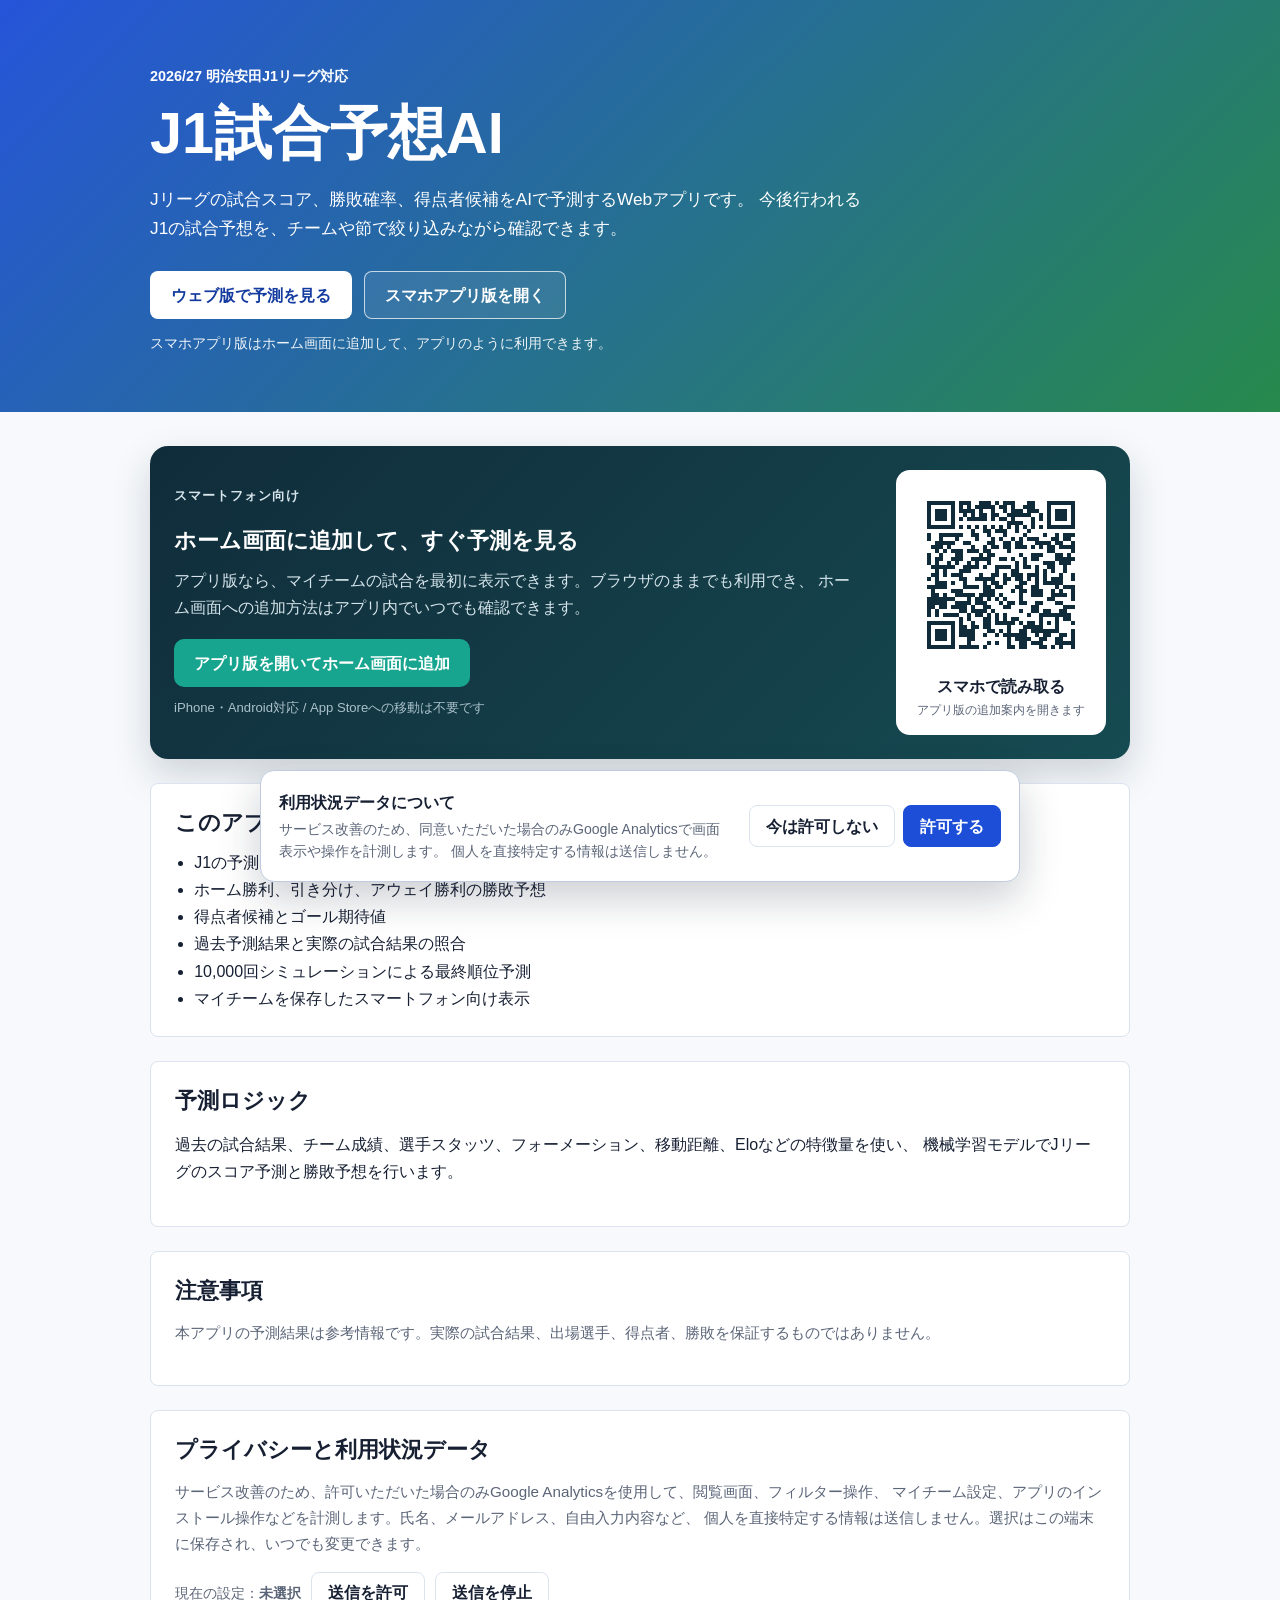
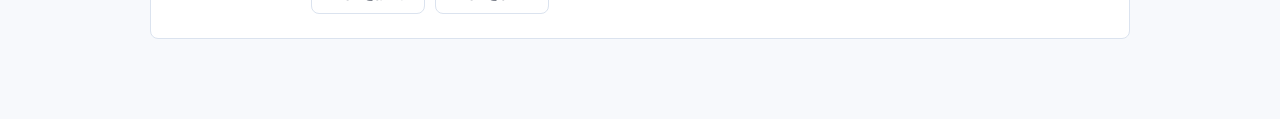
<file: docs/index.html>
<!doctype html>
<html lang="ja">
  <head>
    <meta charset="utf-8">
    <meta name="viewport" content="width=device-width, initial-scale=1">
    <title>J1試合予想AI｜Jリーグスコア予測・勝敗予想・得点者候補</title>
    <meta
      name="description"
      content="J1試合予想AIは、2026/27シーズンの試合スコア、勝敗確率、得点者候補、最終順位をAIで予測するWebアプリです。スマートフォンのホーム画面にも追加できます。"
    >
    <meta name="keywords" content="J1 試合予想,Jリーグ スコア予測,J1 勝敗予想,得点者候補,Jリーグ AI予測">
    <meta property="og:type" content="website">
    <meta property="og:title" content="J1試合予想AI｜Jリーグスコア予測・勝敗予想・得点者候補">
    <meta
      property="og:description"
      content="Jリーグの試合スコア、勝敗確率、得点者候補をAIで予測するWebアプリです。"
    >
    <meta property="og:site_name" content="J1試合予想AI">
    <meta name="twitter:card" content="summary">
    <link rel="canonical" href="https://akiokuyama.github.io/J1League_score_prediction_site/">
    <script src="./analytics.js"></script>
    <style>
      :root {
        color-scheme: light;
        --bg: #f7f9fc;
        --surface: #ffffff;
        --text: #172033;
        --muted: #5b6578;
        --line: #dbe3ef;
        --blue: #1d4ed8;
        --blue-dark: #123a9f;
        --green: #15803d;
      }

      * {
        box-sizing: border-box;
      }

      body {
        margin: 0;
        font-family: -apple-system, BlinkMacSystemFont, "Hiragino Sans", "Yu Gothic", "Noto Sans JP", "Segoe UI", sans-serif;
        background: var(--bg);
        color: var(--text);
        line-height: 1.7;
      }

      .hero {
        background: linear-gradient(135deg, rgba(29, 78, 216, 0.96), rgba(21, 128, 61, 0.92));
        color: #fff;
      }

      .hero-inner,
      main {
        width: min(980px, calc(100% - 32px));
        margin: 0 auto;
      }

      .hero-inner {
        padding: 64px 0 56px;
      }

      .eyebrow {
        margin: 0 0 12px;
        font-size: 0.9rem;
        font-weight: 700;
      }

      h1 {
        margin: 0;
        font-size: clamp(2rem, 5vw, 3.6rem);
        line-height: 1.15;
        letter-spacing: 0;
      }

      .lead {
        max-width: 720px;
        margin: 18px 0 28px;
        font-size: 1.08rem;
      }

      .cta {
        display: inline-flex;
        align-items: center;
        justify-content: center;
        min-height: 48px;
        padding: 0 20px;
        border: 1px solid transparent;
        border-radius: 8px;
        background: #fff;
        color: var(--blue-dark);
        font-weight: 800;
        text-decoration: none;
      }

      .hero-actions {
        display: flex;
        flex-wrap: wrap;
        gap: 12px;
      }

      .cta-app {
        border-color: rgba(255, 255, 255, 0.72);
        background: rgba(255, 255, 255, 0.08);
        color: #fff;
      }

      main {
        padding: 34px 0 56px;
      }

      section {
        margin: 0 0 24px;
        padding: 24px;
        border: 1px solid var(--line);
        border-radius: 8px;
        background: var(--surface);
      }

      h2 {
        margin: 0 0 12px;
        font-size: 1.35rem;
        line-height: 1.35;
      }

      ul {
        margin: 0;
        padding-left: 1.2rem;
      }

      .notice {
        color: var(--muted);
        font-size: 0.95rem;
      }

      .install-card {
        display: grid;
        grid-template-columns: minmax(0, 1fr) 210px;
        gap: 30px;
        align-items: center;
        border: 0;
        border-radius: 18px;
        background: linear-gradient(135deg, #102c3a, #164b52);
        color: #fff;
        box-shadow: 0 16px 38px rgba(16, 44, 58, 0.18);
      }

      .install-kicker {
        margin: 0 0 8px;
        color: #68e0cf;
        font-size: 0.82rem;
        font-weight: 800;
        letter-spacing: 0.08em;
      }

      .install-copy p {
        margin: 0 0 18px;
        color: #d6e5eb;
      }

      .install-cta {
        display: inline-flex;
        align-items: center;
        justify-content: center;
        min-height: 48px;
        padding: 0 20px;
        border-radius: 10px;
        background: #18a58f;
        color: #fff;
        font-weight: 800;
        text-decoration: none;
      }

      .install-note {
        display: block;
        margin-top: 10px;
        color: #abc2cc;
        font-size: 0.82rem;
      }

      .qr-panel {
        padding: 15px;
        border-radius: 14px;
        background: #fff;
        color: var(--text);
        text-align: center;
      }

      .qr-panel img {
        display: block;
        width: 100%;
        aspect-ratio: 1;
        margin-bottom: 8px;
      }

      .qr-panel strong,
      .qr-panel span {
        display: block;
      }

      .qr-panel span {
        margin-top: 2px;
        color: var(--muted);
        font-size: 0.76rem;
        line-height: 1.45;
      }

      .app-url-placeholder {
        margin: 12px 0 0;
        word-break: break-all;
        color: rgba(255, 255, 255, 0.92);
        font-size: 0.9rem;
      }

      .privacy-controls {
        display: flex;
        flex-wrap: wrap;
        gap: 10px;
        align-items: center;
        margin-top: 14px;
      }

      .privacy-status {
        color: var(--muted);
        font-size: 0.9rem;
      }

      .privacy-button,
      .analytics-consent-button {
        min-height: 42px;
        padding: 0 16px;
        border: 1px solid var(--line);
        border-radius: 8px;
        background: #fff;
        color: var(--text);
        cursor: pointer;
        font: inherit;
        font-weight: 750;
      }

      .privacy-button[aria-pressed="true"] {
        border-color: var(--blue);
        background: #e9efff;
        color: var(--blue-dark);
      }

      .analytics-consent-banner {
        position: fixed;
        z-index: 1000;
        right: 18px;
        bottom: 18px;
        left: 18px;
        display: flex;
        width: min(760px, calc(100% - 36px));
        margin: 0 auto;
        padding: 18px;
        align-items: center;
        justify-content: space-between;
        gap: 18px;
        border: 1px solid #bfcbe0;
        border-radius: 14px;
        background: #fff;
        box-shadow: 0 16px 42px rgba(23, 32, 51, 0.22);
        color: var(--text);
      }

      .analytics-consent-banner[hidden] {
        display: none;
      }

      .analytics-consent-copy strong {
        display: block;
        margin-bottom: 3px;
      }

      .analytics-consent-copy p {
        margin: 0;
        color: var(--muted);
        font-size: 0.88rem;
        line-height: 1.55;
      }

      .analytics-consent-actions {
        display: flex;
        flex: 0 0 auto;
        gap: 8px;
      }

      .analytics-consent-allow {
        border-color: var(--blue);
        background: var(--blue);
        color: #fff;
      }

      @media (max-width: 719px) {
        .hero-inner {
          padding: 46px 0 42px;
        }

        .install-card {
          grid-template-columns: 1fr;
          padding: 24px;
        }

        .install-cta {
          width: 100%;
          text-align: center;
        }

        .hero-actions,
        .cta {
          width: 100%;
        }

        .qr-panel {
          display: none;
        }

        .analytics-consent-banner {
          display: block;
          right: 10px;
          bottom: 10px;
          left: 10px;
          width: auto;
          padding: 16px;
        }

        .analytics-consent-actions {
          display: grid;
          grid-template-columns: 1fr 1fr;
          margin-top: 14px;
        }
      }
    </style>
  </head>
  <body>
    <header class="hero">
      <div class="hero-inner">
        <p class="eyebrow">2026/27 明治安田J1リーグ対応</p>
        <h1>J1試合予想AI</h1>
        <p class="lead">
          Jリーグの試合スコア、勝敗確率、得点者候補をAIで予測するWebアプリです。
          今後行われるJ1の試合予想を、チームや節で絞り込みながら確認できます。
        </p>
        <div class="hero-actions">
          <a
            class="cta"
            href="https://j1league-score-prediction.streamlit.app/"
            data-analytics-event="select_app_surface"
            data-analytics-param-target="streamlit"
            data-analytics-param-position="hero"
          >ウェブ版で予測を見る</a>
          <a
            class="cta cta-app"
            href="./app/"
            data-analytics-event="select_app_surface"
            data-analytics-param-target="pwa"
            data-analytics-param-position="hero"
          >スマホアプリ版を開く</a>
        </div>
        <p class="app-url-placeholder">
          スマホアプリ版はホーム画面に追加して、アプリのように利用できます。
        </p>
      </div>
    </header>

    <main>
      <section class="install-card" aria-labelledby="install-heading">
        <div class="install-copy">
          <p class="install-kicker">スマートフォン向け</p>
          <h2 id="install-heading">ホーム画面に追加して、すぐ予測を見る</h2>
          <p>
            アプリ版なら、マイチームの試合を最初に表示できます。ブラウザのままでも利用でき、
            ホーム画面への追加方法はアプリ内でいつでも確認できます。
          </p>
          <a
            class="install-cta"
            href="./app/?install=1"
            data-analytics-event="select_app_surface"
            data-analytics-param-target="pwa_install"
            data-analytics-param-position="install_card"
          >アプリ版を開いてホーム画面に追加</a>
          <span class="install-note">iPhone・Android対応 / App Storeへの移動は不要です</span>
        </div>
        <div class="qr-panel">
          <img src="./app-install-qr.svg" alt="J1試合予想AIのアプリ版を開くQRコード" width="180" height="180">
          <strong>スマホで読み取る</strong>
          <span>アプリ版の追加案内を開きます</span>
        </div>
      </section>

      <section>
        <h2>このアプリで確認できること</h2>
        <ul>
          <li>J1の予測スコアとスコア候補Top5</li>
          <li>ホーム勝利、引き分け、アウェイ勝利の勝敗予想</li>
          <li>得点者候補とゴール期待値</li>
          <li>過去予測結果と実際の試合結果の照合</li>
          <li>10,000回シミュレーションによる最終順位予測</li>
          <li>マイチームを保存したスマートフォン向け表示</li>
        </ul>
      </section>

      <section>
        <h2>予測ロジック</h2>
        <p>
          過去の試合結果、チーム成績、選手スタッツ、フォーメーション、移動距離、Eloなどの特徴量を使い、
          機械学習モデルでJリーグのスコア予測と勝敗予想を行います。
        </p>
      </section>

      <section>
        <h2>注意事項</h2>
        <p class="notice">
          本アプリの予測結果は参考情報です。実際の試合結果、出場選手、得点者、勝敗を保証するものではありません。
        </p>
      </section>

      <section id="privacy">
        <h2>プライバシーと利用状況データ</h2>
        <p class="notice">
          サービス改善のため、許可いただいた場合のみGoogle Analyticsを使用して、閲覧画面、フィルター操作、
          マイチーム設定、アプリのインストール操作などを計測します。氏名、メールアドレス、自由入力内容など、
          個人を直接特定する情報は送信しません。選択はこの端末に保存され、いつでも変更できます。
        </p>
        <div class="privacy-controls" aria-label="利用状況データの送信設定">
          <span class="privacy-status">
            現在の設定：<strong data-analytics-consent-status>未選択</strong>
          </span>
          <button class="privacy-button" type="button" data-analytics-consent="granted">送信を許可</button>
          <button class="privacy-button" type="button" data-analytics-consent="denied">送信を停止</button>
        </div>
      </section>
    </main>
  </body>
</html>
</file>
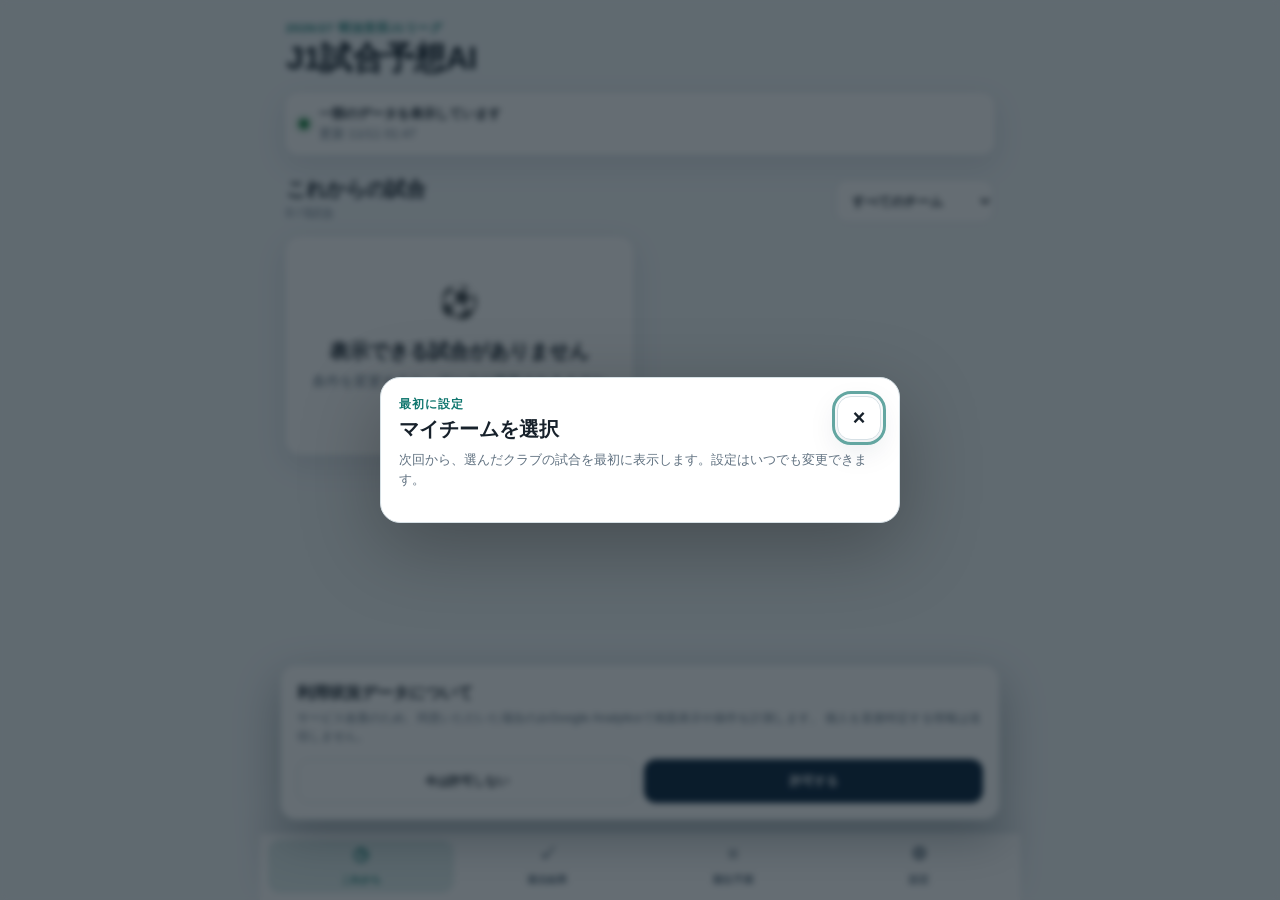
<file: docs/app/index.html>
<!doctype html>
<html lang="ja">
  <head>
    <meta charset="utf-8">
    <meta name="viewport" content="width=device-width, initial-scale=1, viewport-fit=cover">
    <meta name="theme-color" content="#102a43">
    <meta name="color-scheme" content="light dark">
    <meta name="description" content="2026/27シーズンのJ1試合予測・勝敗確率・最終順位予測を確認できるPWAです。">
    <meta name="apple-mobile-web-app-capable" content="yes">
    <meta name="apple-mobile-web-app-status-bar-style" content="black-translucent">
    <meta name="apple-mobile-web-app-title" content="J1予測AI">
    <title>J1試合予想AI</title>
    <link rel="manifest" href="./manifest.webmanifest">
    <link rel="apple-touch-icon" href="./icons/icon-192.png">
    <link rel="icon" href="./icons/icon-192.png">
    <script src="../analytics.js"></script>
    <script>
      (() => {
        try {
          const theme = localStorage.getItem("j1_prediction_theme_v1");
          if (theme === "light" || theme === "dark") {
            document.documentElement.dataset.theme = theme;
          }
        } catch {
          // 保存領域を利用できない場合は端末設定に合わせます。
        }
      })();
    </script>
    <link rel="stylesheet" href="./styles.css?v=6">
  </head>
  <body>
    <div class="app-shell">
      <header class="topbar">
        <div>
          <p class="eyebrow">2026/27 明治安田J1リーグ</p>
          <h1>J1試合予想AI</h1>
        </div>
        <button id="install-button" class="icon-button install-button" type="button" hidden aria-label="アプリをインストール">
          <span aria-hidden="true">↓</span>
        </button>
      </header>

      <div id="connection-banner" class="connection-banner" hidden>
        オフラインです。最後に取得したデータを表示しています。
      </div>

      <section id="status-card" class="status-card" aria-live="polite">
        <div class="status-dot"></div>
        <div>
          <strong id="status-title">予測データを読み込んでいます</strong>
          <span id="status-detail">しばらくお待ちください</span>
        </div>
      </section>

      <section id="my-team-banner" class="my-team-banner" hidden>
        <div id="my-team-identity" class="team-identity"></div>
        <button id="change-team-button" class="text-button" type="button">変更</button>
      </section>

      <main id="app-content" tabindex="-1">
        <section class="loading-panel">
          <div class="loading-mark">⚽</div>
          <h2>予測データを準備中</h2>
          <p>最新の試合予測と順位予測を読み込んでいます。</p>
        </section>
      </main>

      <nav class="bottom-nav" aria-label="メインメニュー">
        <button class="nav-item is-active" type="button" data-view="upcoming">
          <span class="nav-icon" aria-hidden="true">◷</span>
          <span>これから</span>
        </button>
        <button class="nav-item" type="button" data-view="past">
          <span class="nav-icon" aria-hidden="true">✓</span>
          <span>過去結果</span>
        </button>
        <button class="nav-item" type="button" data-view="standings">
          <span class="nav-icon" aria-hidden="true">≡</span>
          <span>順位予測</span>
        </button>
        <button class="nav-item" type="button" data-view="settings">
          <span class="nav-icon" aria-hidden="true">⚙</span>
          <span>設定</span>
        </button>
      </nav>
    </div>

    <dialog id="team-dialog" class="app-dialog">
      <form method="dialog">
        <div class="dialog-heading">
          <div>
            <p class="eyebrow">最初に設定</p>
            <h2>マイチームを選択</h2>
          </div>
          <button class="icon-button" type="submit" value="cancel" aria-label="閉じる">×</button>
        </div>
        <p class="dialog-copy">次回から、選んだクラブの試合を最初に表示します。設定はいつでも変更できます。</p>
        <div id="team-options" class="team-options"></div>
      </form>
    </dialog>

    <dialog id="match-dialog" class="app-dialog match-dialog">
      <div id="match-detail"></div>
      <form method="dialog">
        <button class="secondary-button full-width" type="submit">一覧に戻る</button>
      </form>
    </dialog>

    <dialog id="install-dialog" class="app-dialog install-dialog">
      <form method="dialog">
        <div class="dialog-heading">
          <div>
            <p class="eyebrow">アプリとして利用</p>
            <h2>ホーム画面に追加</h2>
          </div>
          <button class="icon-button" type="submit" value="cancel" aria-label="閉じる">×</button>
        </div>
        <div id="install-instructions"></div>
        <button id="install-dialog-action" class="primary-button full-width" type="button" hidden>
          ホーム画面に追加
        </button>
        <button class="secondary-button full-width" type="submit">閉じる</button>
      </form>
    </dialog>

    <template id="empty-state-template">
      <section class="empty-state">
        <div class="empty-icon">⚽</div>
        <h2>表示できる試合がありません</h2>
        <p>条件を変更するか、データが更新されるまでお待ちください。</p>
      </section>
    </template>

    <script type="module" src="./app.js?v=9"></script>
  </body>
</html>
</file>
<file: docs/app/styles.css>
:root {
  color-scheme: light;
  --navy: #102a43;
  --navy-soft: #243b53;
  --teal: #0f766e;
  --green: #15803d;
  --amber: #d97706;
  --red: #c2413b;
  --bg: #f2f6f8;
  --surface: #ffffff;
  --surface-alt: #eaf0f3;
  --text: #17212b;
  --muted: #607180;
  --line: #d6e0e5;
  --shadow: 0 10px 30px rgba(16, 42, 67, 0.1);
  --safe-bottom: env(safe-area-inset-bottom, 0px);
  font-family: -apple-system, BlinkMacSystemFont, "Hiragino Sans", "Yu Gothic", "Noto Sans JP", "Segoe UI", sans-serif;
}

@media (prefers-color-scheme: dark) {
  :root:not([data-theme]) {
    --bg: #0c1720;
    --surface: #142633;
    --surface-alt: #1c3341;
    --text: #f4f8fa;
    --muted: #a7bac5;
    --line: #31505f;
    --shadow: 0 10px 30px rgba(0, 0, 0, 0.24);
    color-scheme: dark;
  }
}

:root[data-theme="dark"] {
  --bg: #0c1720;
  --surface: #142633;
  --surface-alt: #1c3341;
  --text: #f4f8fa;
  --muted: #a7bac5;
  --line: #31505f;
  --shadow: 0 10px 30px rgba(0, 0, 0, 0.24);
  color-scheme: dark;
}

:root[data-theme="light"] {
  color-scheme: light;
}

* {
  box-sizing: border-box;
}

[hidden] {
  display: none !important;
}

html {
  background: var(--bg);
}

body {
  min-width: 320px;
  margin: 0;
  background: var(--bg);
  color: var(--text);
  line-height: 1.5;
  -webkit-font-smoothing: antialiased;
  -webkit-tap-highlight-color: transparent;
}

button,
select {
  font: inherit;
}

button {
  color: inherit;
}

button:focus-visible,
select:focus-visible,
[tabindex]:focus-visible {
  outline: 3px solid color-mix(in srgb, var(--teal) 65%, white);
  outline-offset: 2px;
}

.app-shell {
  width: min(760px, 100%);
  min-height: 100dvh;
  margin: 0 auto;
  padding: env(safe-area-inset-top, 0px) 16px calc(96px + var(--safe-bottom));
}

.topbar {
  display: flex;
  align-items: center;
  justify-content: space-between;
  gap: 16px;
  padding: 20px 2px 14px;
}

.eyebrow {
  margin: 0 0 3px;
  color: var(--teal);
  font-size: 0.72rem;
  font-weight: 850;
  letter-spacing: 0.08em;
  text-transform: uppercase;
}

h1,
h2,
h3,
p {
  margin-top: 0;
}

h1 {
  margin-bottom: 0;
  font-size: clamp(1.45rem, 7vw, 2rem);
  line-height: 1.15;
  letter-spacing: -0.02em;
}

h2 {
  margin-bottom: 8px;
  font-size: 1.25rem;
  line-height: 1.3;
}

h3 {
  margin-bottom: 5px;
  font-size: 1rem;
}

.icon-button {
  display: inline-grid;
  width: 44px;
  height: 44px;
  place-items: center;
  border: 1px solid var(--line);
  border-radius: 14px;
  background: var(--surface);
  box-shadow: var(--shadow);
  cursor: pointer;
  font-size: 1.35rem;
  font-weight: 850;
}

.install-button {
  color: white;
  border-color: transparent;
  background: var(--navy);
}

.connection-banner {
  margin-bottom: 10px;
  padding: 9px 12px;
  border-radius: 10px;
  background: color-mix(in srgb, var(--amber) 18%, var(--surface));
  color: var(--text);
  font-size: 0.78rem;
  font-weight: 750;
}

.status-card,
.my-team-banner {
  display: flex;
  align-items: center;
  gap: 10px;
  margin-bottom: 12px;
  padding: 12px 14px;
  border: 1px solid var(--line);
  border-radius: 14px;
  background: var(--surface);
  box-shadow: var(--shadow);
}

.status-card {
  font-size: 0.8rem;
}

.status-card > div:last-child {
  display: grid;
  gap: 1px;
}

.status-card span {
  color: var(--muted);
}

.status-dot {
  width: 10px;
  height: 10px;
  flex: 0 0 auto;
  border-radius: 50%;
  background: var(--amber);
  box-shadow: 0 0 0 5px color-mix(in srgb, var(--amber) 14%, transparent);
}

.status-card.is-ready .status-dot {
  background: var(--green);
  box-shadow: 0 0 0 5px color-mix(in srgb, var(--green) 14%, transparent);
}

.status-card.is-error .status-dot {
  background: var(--red);
  box-shadow: 0 0 0 5px color-mix(in srgb, var(--red) 14%, transparent);
}

.my-team-banner {
  justify-content: space-between;
  border-left: 5px solid var(--teal);
  background: color-mix(in srgb, var(--teal) 7%, var(--surface));
}

.team-identity {
  display: flex;
  align-items: center;
  gap: 10px;
  min-width: 0;
}

.team-identity-copy {
  min-width: 0;
}

.team-identity-label {
  display: block;
  color: var(--muted);
  font-size: 0.68rem;
  font-weight: 750;
}

.team-identity-name {
  display: block;
  overflow-wrap: anywhere;
  font-weight: 850;
}

.text-button {
  min-height: 42px;
  padding: 0 12px;
  border: 0;
  background: transparent;
  color: var(--teal);
  cursor: pointer;
  font-size: 0.82rem;
  font-weight: 850;
}

.view-heading {
  display: flex;
  align-items: flex-end;
  justify-content: space-between;
  gap: 12px;
  margin: 20px 2px 12px;
}

.view-heading p {
  margin-bottom: 0;
  color: var(--muted);
  font-size: 0.78rem;
}

.view-heading h2 {
  margin-bottom: 2px;
}

.filter-control {
  min-height: 44px;
  max-width: 48%;
  padding: 0 34px 0 12px;
  border: 1px solid var(--line);
  border-radius: 12px;
  background: var(--surface);
  color: var(--text);
  font-size: 0.8rem;
  font-weight: 750;
}

.filter-stack {
  display: grid;
  gap: 10px;
  margin: 0 2px 12px;
}

.filter-field {
  display: grid;
  gap: 5px;
}

.filter-field > span {
  color: var(--muted);
  font-size: 0.72rem;
  font-weight: 750;
}

.filter-field .filter-control {
  width: 100%;
  max-width: none;
}

.data-notice {
  margin-bottom: 12px;
  padding: 12px 14px;
  border: 1px solid color-mix(in srgb, var(--amber) 40%, var(--line));
  border-radius: 14px;
  background: color-mix(in srgb, var(--amber) 10%, var(--surface));
}

.data-notice strong {
  font-size: 0.8rem;
}

.data-notice p {
  margin: 3px 0 0;
  color: var(--muted);
  font-size: 0.76rem;
}

.match-list,
.standings-list {
  display: grid;
  gap: 11px;
}

.match-card,
.standings-card,
.panel,
.loading-panel,
.empty-state {
  border: 1px solid var(--line);
  border-radius: 16px;
  background: var(--surface);
  box-shadow: var(--shadow);
}

.match-card {
  width: 100%;
  padding: 15px;
  text-align: left;
  cursor: pointer;
}

.match-card:active {
  transform: scale(0.995);
}

.match-meta {
  display: flex;
  justify-content: space-between;
  gap: 10px;
  margin-bottom: 13px;
  color: var(--muted);
  font-size: 0.72rem;
  font-weight: 700;
}

.match-teams {
  display: grid;
  grid-template-columns: minmax(0, 1fr) 52px minmax(0, 1fr);
  align-items: center;
  gap: 8px;
}

.match-team {
  display: grid;
  justify-items: center;
  gap: 6px;
  min-width: 0;
  text-align: center;
}

.match-team-name {
  max-width: 100%;
  font-size: 0.8rem;
  font-weight: 850;
  line-height: 1.25;
  overflow-wrap: anywhere;
}

.score-block {
  text-align: center;
}

.score-value {
  display: block;
  font-variant-numeric: tabular-nums;
  font-size: 1.35rem;
  font-weight: 900;
  letter-spacing: -0.05em;
}

.score-label {
  display: block;
  color: var(--muted);
  font-size: 0.58rem;
  font-weight: 750;
}

.probability-row {
  display: grid;
  grid-template-columns: repeat(3, minmax(0, 1fr));
  gap: 6px;
  margin-top: 13px;
  padding-top: 11px;
  border-top: 1px solid var(--line);
}

.probability-item {
  display: grid;
  gap: 2px;
  text-align: center;
  font-size: 0.66rem;
  color: var(--muted);
}

.probability-item strong {
  color: var(--text);
  font-size: 0.86rem;
}

.result-badges {
  display: flex;
  flex-wrap: wrap;
  gap: 6px;
  margin-top: 12px;
}

.badge,
.context-chip {
  display: inline-flex;
  align-items: center;
  min-height: 28px;
  padding: 4px 9px;
  border-radius: 999px;
  background: var(--surface-alt);
  font-size: 0.68rem;
  font-weight: 800;
}

.badge.is-correct {
  background: color-mix(in srgb, var(--green) 16%, var(--surface));
  color: var(--green);
}

.badge.is-wrong {
  background: color-mix(in srgb, var(--red) 14%, var(--surface));
  color: var(--red);
}

.standings-card {
  padding: 14px;
}

.standings-card.is-top-three {
  border-color: color-mix(in srgb, var(--amber) 45%, var(--line));
  background: color-mix(in srgb, var(--amber) 6%, var(--surface));
}

.standings-card.is-my-team {
  border: 2px solid var(--teal);
  background: color-mix(in srgb, var(--teal) 10%, var(--surface));
}

.standings-main {
  display: grid;
  grid-template-columns: 54px minmax(0, 1fr) auto;
  align-items: center;
  gap: 9px;
}

.rank-block {
  text-align: center;
}

.rank-block span,
.points-block span {
  display: block;
  color: var(--muted);
  font-size: 0.6rem;
  font-weight: 750;
}

.rank-block strong {
  display: block;
  font-size: 1.55rem;
  line-height: 1;
}

.points-block {
  text-align: right;
}

.points-block strong {
  display: block;
  font-size: 1rem;
}

.standings-context {
  display: flex;
  flex-wrap: wrap;
  gap: 6px;
  margin-top: 11px;
  padding-top: 9px;
  border-top: 1px solid var(--line);
}

.standings-snapshot-filter {
  margin-bottom: 12px;
}

.loading-panel,
.empty-state {
  padding: 42px 22px;
  text-align: center;
}

.loading-panel p,
.empty-state p {
  margin-bottom: 0;
  color: var(--muted);
  font-size: 0.86rem;
}

.loading-mark,
.empty-icon {
  margin-bottom: 12px;
  font-size: 2rem;
}

.panel {
  padding: 18px;
}

.settings-section + .settings-section {
  margin-top: 14px;
  padding-top: 14px;
  border-top: 1px solid var(--line);
}

.settings-section p {
  margin-bottom: 12px;
  color: var(--muted);
  font-size: 0.82rem;
}

.theme-options {
  display: grid;
  grid-template-columns: repeat(3, minmax(0, 1fr));
  gap: 7px;
}

.theme-option {
  position: relative;
  cursor: pointer;
}

.theme-option input {
  position: absolute;
  width: 1px;
  height: 1px;
  opacity: 0;
  pointer-events: none;
}

.theme-option span {
  display: grid;
  min-height: 48px;
  place-items: center;
  padding: 8px 5px;
  border: 1px solid var(--line);
  border-radius: 12px;
  background: var(--surface);
  color: var(--muted);
  font-size: 0.78rem;
  font-weight: 800;
  text-align: center;
}

.theme-option input:checked + span {
  border-color: var(--teal);
  background: color-mix(in srgb, var(--teal) 13%, var(--surface));
  color: var(--text);
  box-shadow: inset 0 0 0 1px var(--teal);
}

.theme-option input:focus-visible + span {
  outline: 3px solid color-mix(in srgb, var(--teal) 65%, white);
  outline-offset: 2px;
}

.analytics-consent-banner {
  position: fixed;
  z-index: 100;
  right: 12px;
  bottom: calc(80px + var(--safe-bottom));
  left: 12px;
  display: grid;
  width: min(720px, calc(100% - 24px));
  margin: 0 auto;
  padding: 16px;
  gap: 13px;
  border: 1px solid var(--line);
  border-radius: 16px;
  background: var(--surface);
  box-shadow: 0 18px 46px rgba(8, 23, 32, 0.3);
  color: var(--text);
}

.analytics-consent-banner[hidden] {
  display: none;
}

.analytics-consent-copy strong {
  display: block;
  margin-bottom: 4px;
}

.analytics-consent-copy p {
  margin: 0;
  color: var(--muted);
  font-size: 0.78rem;
}

.analytics-consent-actions,
.analytics-setting-actions {
  display: grid;
  grid-template-columns: repeat(2, minmax(0, 1fr));
  gap: 8px;
}

.analytics-consent-button {
  min-height: 44px;
  padding: 0 12px;
  border: 1px solid var(--line);
  border-radius: 12px;
  background: var(--surface);
  color: var(--text);
  cursor: pointer;
  font: inherit;
  font-size: 0.78rem;
  font-weight: 850;
}

.analytics-consent-allow {
  border-color: transparent;
  background: var(--navy);
  color: white;
}

.analytics-setting-actions button[aria-pressed="true"] {
  border-color: var(--teal);
  background: color-mix(in srgb, var(--teal) 13%, var(--surface));
  box-shadow: inset 0 0 0 1px var(--teal);
}

.privacy-note {
  margin-top: 9px;
  color: var(--muted);
  font-size: 0.72rem;
}

.primary-button,
.secondary-button {
  display: inline-flex;
  min-height: 46px;
  align-items: center;
  justify-content: center;
  padding: 0 16px;
  border-radius: 12px;
  cursor: pointer;
  font-weight: 850;
}

.primary-button {
  border: 0;
  background: var(--navy);
  color: white;
}

.secondary-button {
  border: 1px solid var(--line);
  background: var(--surface);
  color: var(--text);
}

.danger-button {
  color: var(--red);
}

.full-width {
  width: 100%;
}

.bottom-nav {
  position: fixed;
  z-index: 20;
  right: 0;
  bottom: 0;
  left: 0;
  display: grid;
  grid-template-columns: repeat(4, minmax(0, 1fr));
  width: min(760px, 100%);
  margin: 0 auto;
  padding: 7px 8px calc(7px + var(--safe-bottom));
  border-top: 1px solid var(--line);
  background: color-mix(in srgb, var(--surface) 94%, transparent);
  box-shadow: 0 -10px 28px rgba(16, 42, 67, 0.08);
  backdrop-filter: blur(16px);
}

.nav-item {
  display: grid;
  min-height: 53px;
  place-items: center;
  gap: 1px;
  border: 0;
  border-radius: 12px;
  background: transparent;
  color: var(--muted);
  cursor: pointer;
  font-size: 0.65rem;
  font-weight: 800;
}

.nav-item.is-active {
  background: color-mix(in srgb, var(--teal) 12%, transparent);
  color: var(--teal);
}

.nav-icon {
  font-size: 1.15rem;
  line-height: 1;
}

.app-dialog {
  width: min(520px, calc(100% - 24px));
  max-height: min(760px, calc(100dvh - 32px));
  padding: 18px;
  border: 1px solid var(--line);
  border-radius: 20px;
  background: var(--surface);
  color: var(--text);
  box-shadow: 0 24px 80px rgba(0, 0, 0, 0.28);
  overflow: auto;
}

.app-dialog::backdrop {
  background: rgba(7, 20, 29, 0.62);
  backdrop-filter: blur(3px);
}

.dialog-heading {
  display: flex;
  align-items: flex-start;
  justify-content: space-between;
  gap: 14px;
}

.dialog-copy {
  color: var(--muted);
  font-size: 0.84rem;
}

.install-steps {
  display: grid;
  gap: 9px;
  margin: 16px 0 18px;
  padding: 0;
  list-style: none;
  counter-reset: install-step;
}

.install-steps li {
  display: grid;
  grid-template-columns: 30px minmax(0, 1fr);
  gap: 2px 10px;
  padding: 12px;
  border: 1px solid var(--line);
  border-radius: 13px;
  background: var(--surface-alt);
  counter-increment: install-step;
}

.install-steps li::before {
  display: grid;
  width: 28px;
  height: 28px;
  grid-row: 1 / 3;
  place-items: center;
  border-radius: 50%;
  background: var(--teal);
  color: white;
  content: counter(install-step);
  font-size: 0.75rem;
  font-weight: 900;
}

.install-steps strong {
  font-size: 0.86rem;
}

.install-steps span {
  color: var(--muted);
  font-size: 0.76rem;
}

.team-options {
  display: grid;
  grid-template-columns: repeat(2, minmax(0, 1fr));
  gap: 8px;
}

.team-option {
  display: flex;
  min-height: 64px;
  align-items: center;
  gap: 9px;
  padding: 9px;
  border: 1px solid var(--line);
  border-radius: 13px;
  background: var(--surface);
  color: var(--text);
  cursor: pointer;
  text-align: left;
  font-size: 0.74rem;
  font-weight: 800;
}

.team-option.is-selected {
  border: 2px solid var(--teal);
  background: color-mix(in srgb, var(--teal) 10%, var(--surface));
}

.team-logo {
  display: inline-block;
  width: 40px;
  height: 40px;
  flex: 0 0 40px;
  background-image: url("https://www.jleague.jp/img/common/2026_27/team_emb_l.webp");
  background-repeat: no-repeat;
  background-size: 400px 240px;
  filter: drop-shadow(0 2px 3px rgba(0, 0, 0, 0.16));
}

.team-logo.is-fallback {
  display: inline-grid;
  place-items: center;
  border: 1px solid var(--line);
  border-radius: 50%;
  background: var(--surface-alt);
  font-size: 1.2rem;
  filter: none;
}

.match-dialog .match-teams {
  margin: 18px 0;
}

.detail-section {
  margin-top: 16px;
  padding-top: 14px;
  border-top: 1px solid var(--line);
}

.detail-list {
  margin: 0;
  padding-left: 1.2rem;
  color: var(--muted);
  font-size: 0.82rem;
}

.detail-list li + li {
  margin-top: 5px;
}

.error-panel {
  border-color: color-mix(in srgb, var(--red) 45%, var(--line));
}

@media (min-width: 620px) {
  .app-shell {
    padding-right: 24px;
    padding-left: 24px;
  }

  .match-list {
    grid-template-columns: repeat(2, minmax(0, 1fr));
  }

  .standings-list {
    grid-template-columns: repeat(2, minmax(0, 1fr));
  }

  .filter-stack {
    grid-template-columns: repeat(2, minmax(0, 1fr));
  }
}

@media (max-width: 370px) {
  .app-shell {
    padding-right: 11px;
    padding-left: 11px;
  }

  .match-card,
  .standings-card {
    padding: 12px;
  }

  .team-options {
    grid-template-columns: 1fr;
  }

  .match-team-name {
    font-size: 0.72rem;
  }
}

@media (display-mode: standalone) {
  .topbar {
    padding-top: 16px;
  }

  .install-button {
    display: none;
  }
}
</file>
